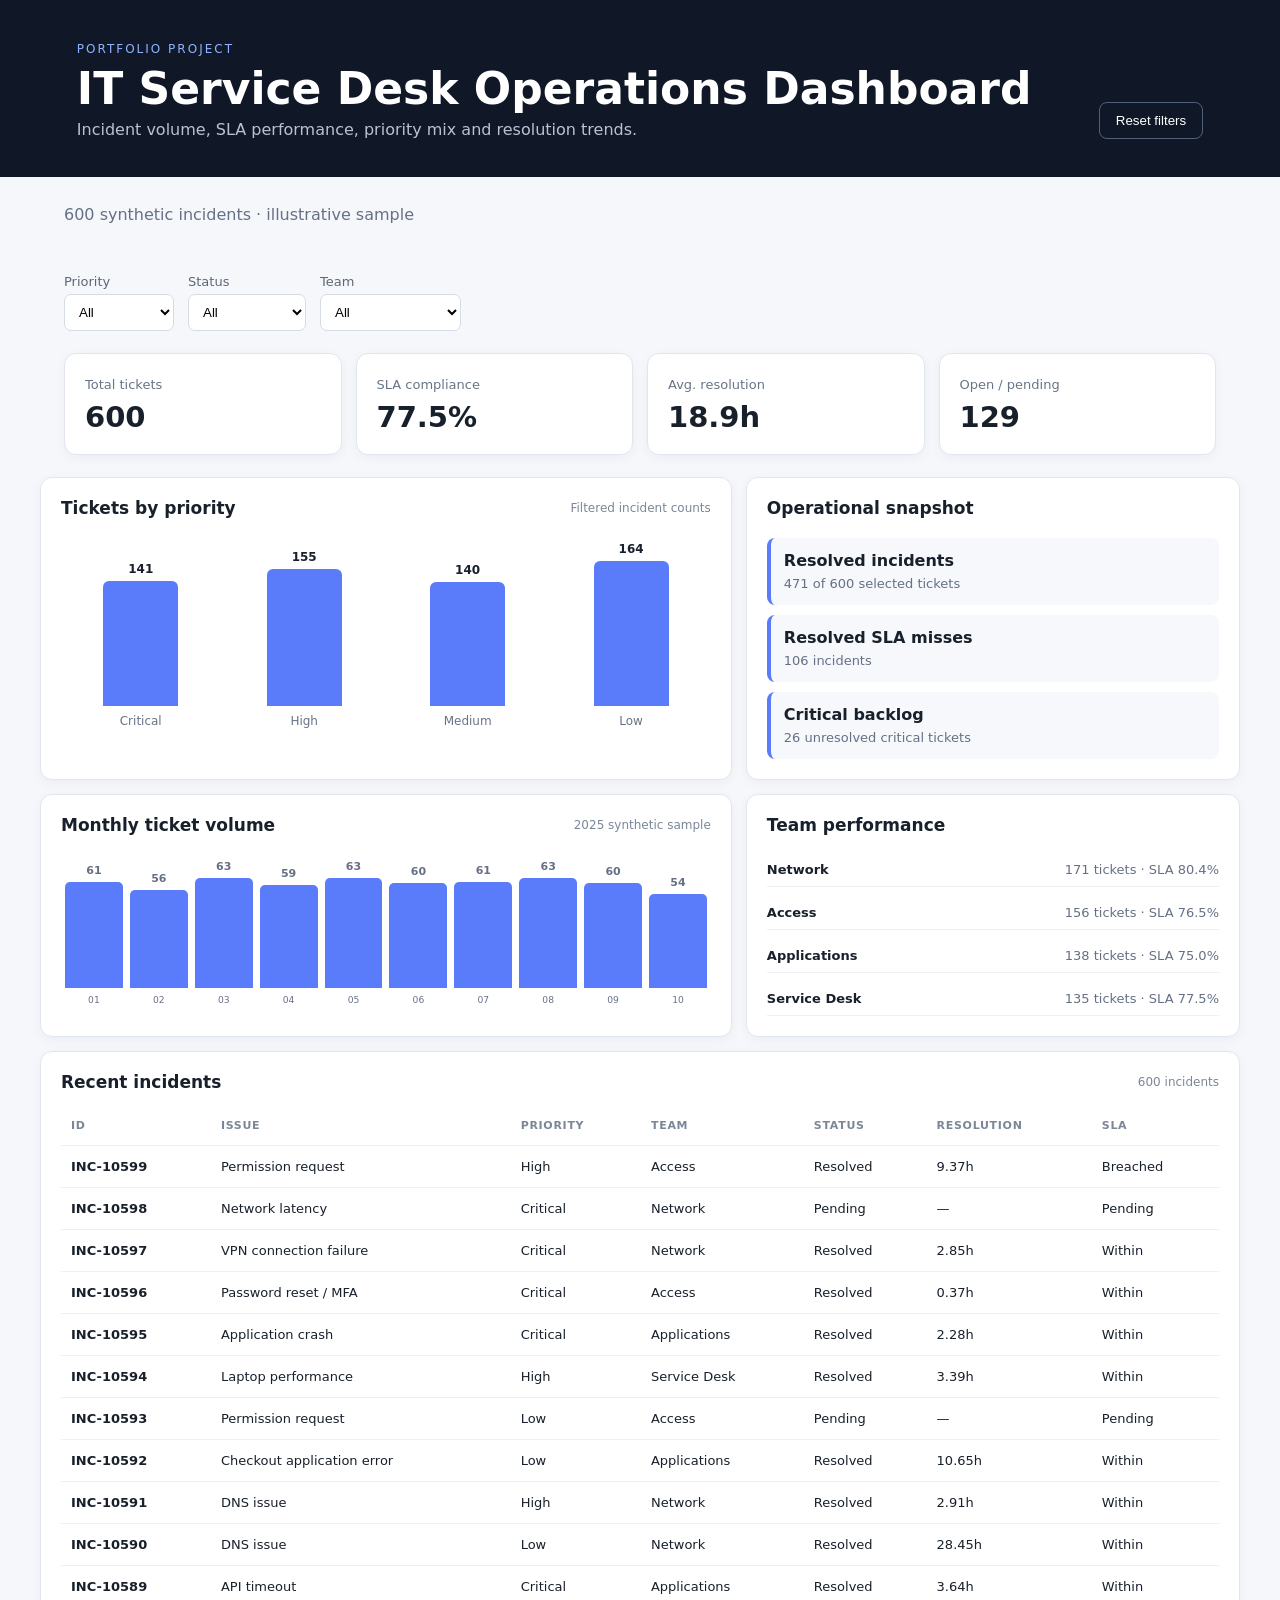
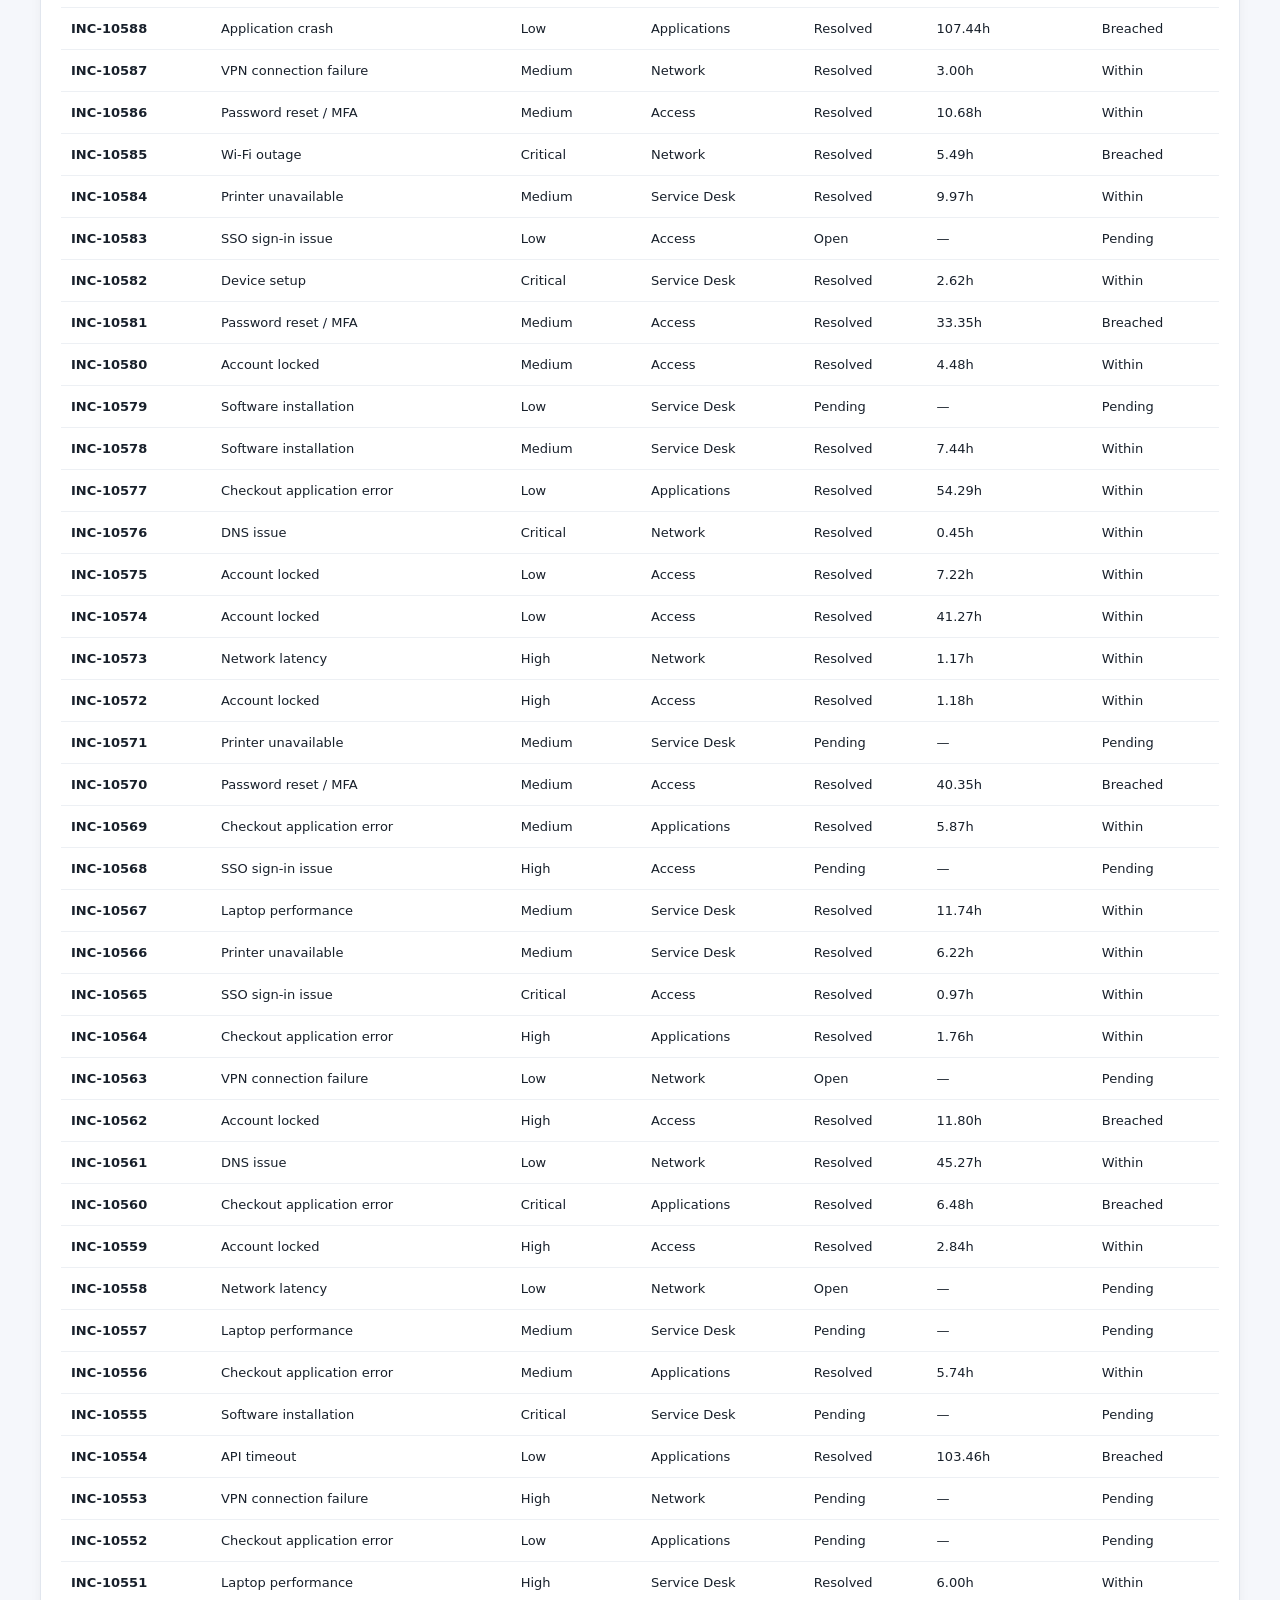
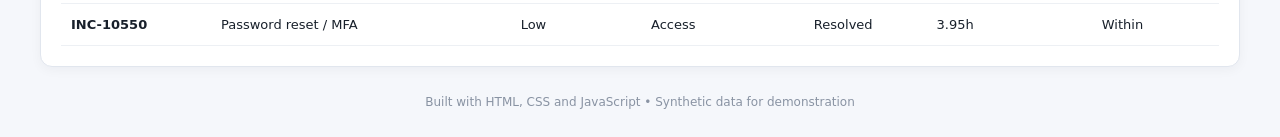
<file: index.html>
<!doctype html>
<html lang="en">
<head>
  <meta charset="UTF-8"><meta name="viewport" content="width=device-width,initial-scale=1">
  <meta name="description" content="IT Service Desk Operations Dashboard — portfolio project by Natinael Abera Shibeshi">
  <title>IT Service Desk Operations Dashboard</title>
  <link rel="stylesheet" href="style.css">
</head>
<body>
<header class="topbar"><div><span class="eyebrow">PORTFOLIO PROJECT</span><h1>IT Service Desk Operations Dashboard</h1><p>Incident volume, SLA performance, priority mix and resolution trends.</p></div><button id="resetBtn">Reset filters</button></header>
<main>
<p id="load-status" role="status" style="padding:12px 24px;color:#667085">Loading synthetic incidents…</p><section class="filters">
<label>Priority <select id="priority"><option value="All">All</option><option>Critical</option><option>High</option><option>Medium</option><option>Low</option></select></label>
<label>Status <select id="status"><option value="All">All</option><option>Resolved</option><option>Open</option><option>Pending</option></select></label>
<label>Team <select id="team"><option value="All">All</option><option>Service Desk</option><option>Network</option><option>Applications</option><option>Access</option></select></label>
</section>
<section class="kpis">
<div class="card"><span>Total tickets</span><strong id="total">0</strong></div>
<div class="card"><span>SLA compliance</span><strong id="sla">0%</strong></div>
<div class="card"><span>Avg. resolution</span><strong id="avg">0h</strong></div>
<div class="card"><span>Open / pending</span><strong id="open">0</strong></div>
</section>
<section class="grid">
<div class="panel"><div class="panel-head"><h2>Tickets by priority</h2><span id="period">Filtered incident counts</span></div><div id="bars" class="bars"></div></div>
<div class="panel"><div class="panel-head"><h2>Operational snapshot</h2></div><div id="insights" class="insights"></div></div>
</section>
<section class="grid"><div class="panel"><div class="panel-head"><h2>Monthly ticket volume</h2><span>2025 synthetic sample</span></div><div id="trends" class="trends"></div></div><div class="panel"><div class="panel-head"><h2>Team performance</h2></div><div id="teams" class="team-list"></div></div></section><section class="panel"><div class="panel-head"><h2>Recent incidents</h2><span id="count"></span></div>
<div class="table-wrap"><table><thead><tr><th>ID</th><th>Issue</th><th>Priority</th><th>Team</th><th>Status</th><th>Resolution</th><th>SLA</th></tr></thead><tbody id="rows"></tbody></table></div></section>
</main>
<footer>Built with HTML, CSS and JavaScript • Synthetic data for demonstration</footer>
<script src="app.js"></script>
</body></html>
</file>
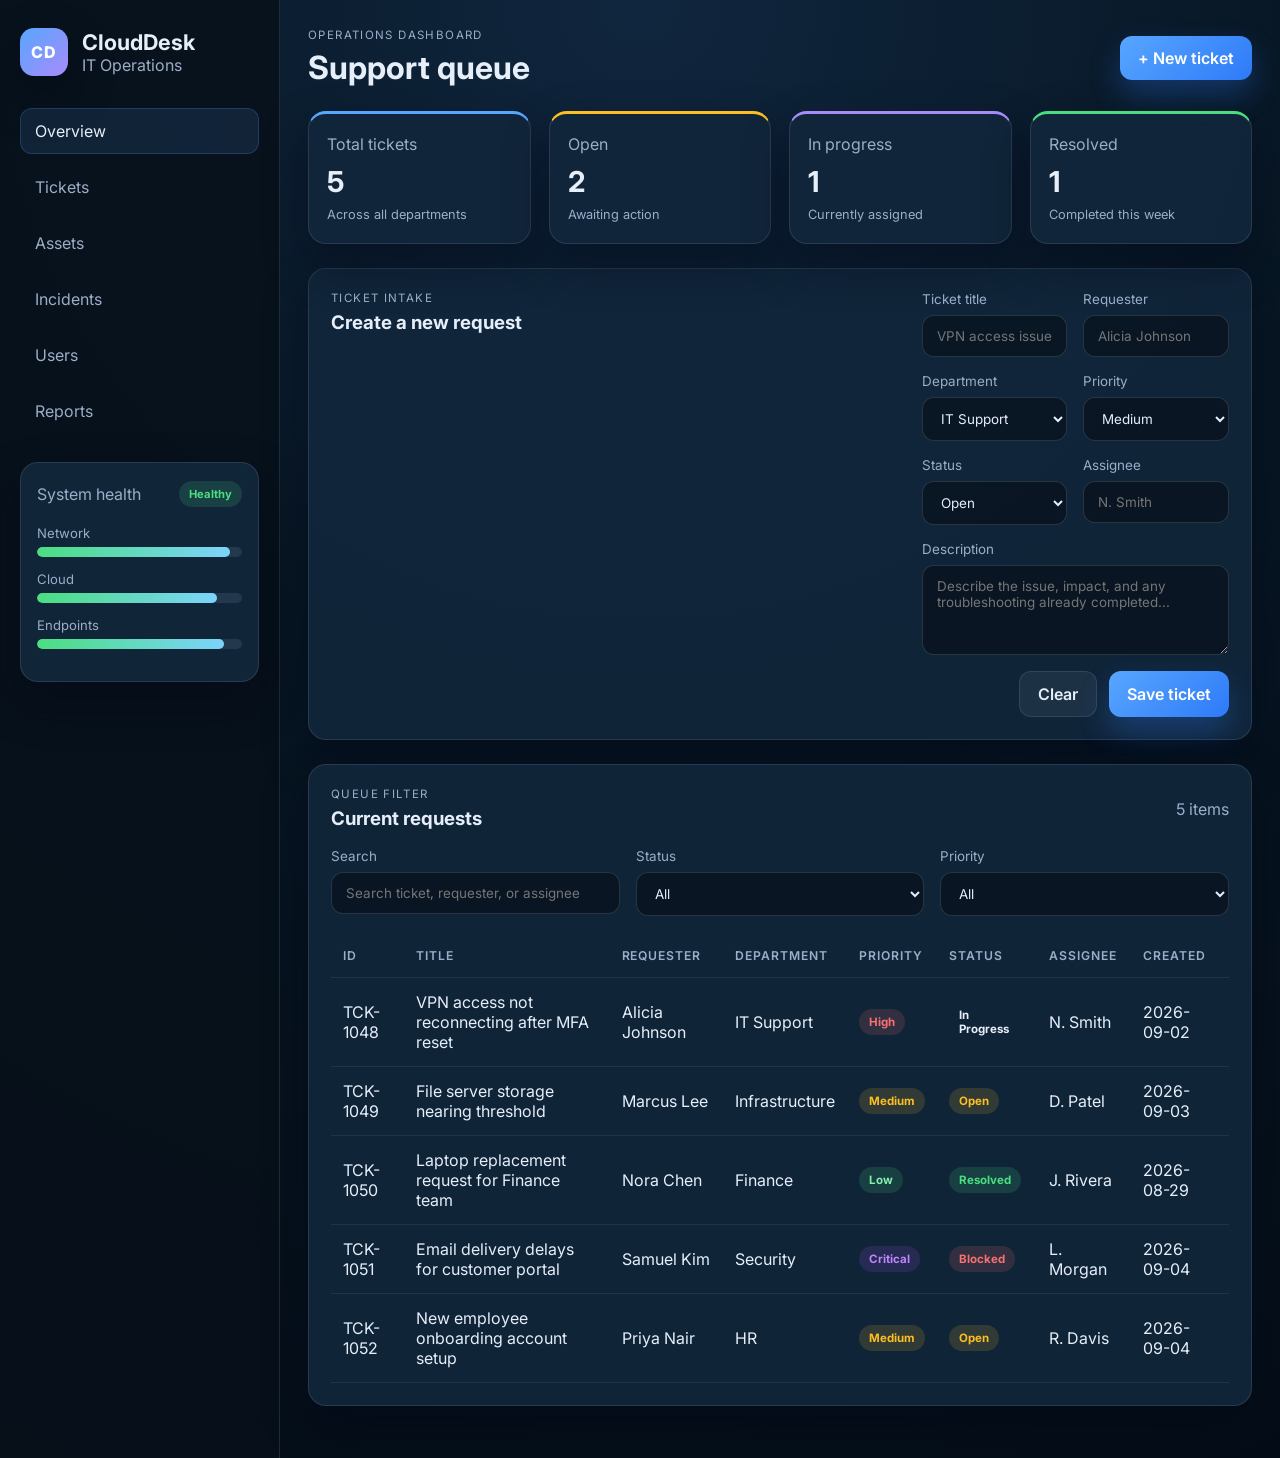
<file: CloudDesk-IT-Support/index.html>
<!DOCTYPE html>
<html lang="en">
  <head>
    <meta charset="UTF-8" />
    <meta name="viewport" content="width=device-width, initial-scale=1.0" />
    <title>CloudDesk | IT Support Ticket System</title>
    <link rel="preconnect" href="https://fonts.googleapis.com" />
    <link rel="preconnect" href="https://fonts.gstatic.com" crossorigin />
    <link
      href="https://fonts.googleapis.com/css2?family=Inter:wght@400;500;600;700;800&display=swap"
      rel="stylesheet"
    />
    <link rel="stylesheet" href="style.css" />
  </head>
  <body>
    <div class="app-shell">
      <aside class="sidebar">
        <div class="brand">
          <div class="brand-mark">CD</div>
          <div>
            <h1>CloudDesk</h1>
            <p>IT Operations</p>
          </div>
        </div>

        <nav class="nav" aria-label="Main navigation">
          <button class="nav-item active">Overview</button>
          <button class="nav-item">Tickets</button>
          <button class="nav-item">Assets</button>
          <button class="nav-item">Incidents</button>
          <button class="nav-item">Users</button>
          <button class="nav-item">Reports</button>
        </nav>

        <div class="status-card">
          <div class="status-header">
            <span>System health</span>
            <span class="pill success">Healthy</span>
          </div>
          <div class="health-metric">
            <label>Network</label>
            <div class="bar"><span style="width: 94%"></span></div>
          </div>
          <div class="health-metric">
            <label>Cloud</label>
            <div class="bar"><span style="width: 88%"></span></div>
          </div>
          <div class="health-metric">
            <label>Endpoints</label>
            <div class="bar"><span style="width: 91%"></span></div>
          </div>
        </div>
      </aside>

      <main class="content">
        <header class="topbar">
          <div>
            <p class="eyebrow">Operations dashboard</p>
            <h2>Support queue</h2>
          </div>
          <button class="primary-btn" type="button">+ New ticket</button>
        </header>

        <section class="stats-grid" id="statsGrid" aria-label="Ticket summary">
          <article class="stat-card total">
            <p>Total tickets</p>
            <h3 id="totalTickets">0</h3>
            <span>Across all departments</span>
          </article>
          <article class="stat-card open">
            <p>Open</p>
            <h3 id="openTickets">0</h3>
            <span>Awaiting action</span>
          </article>
          <article class="stat-card progress">
            <p>In progress</p>
            <h3 id="progressTickets">0</h3>
            <span>Currently assigned</span>
          </article>
          <article class="stat-card resolved">
            <p>Resolved</p>
            <h3 id="resolvedTickets">0</h3>
            <span>Completed this week</span>
          </article>
        </section>

        <section class="panel controls-panel">
          <div class="section-intro">
            <div>
              <p class="eyebrow">Ticket intake</p>
              <h3>Create a new request</h3>
            </div>
          </div>

          <form id="ticketForm" class="ticket-form">
            <div class="field-row">
              <label>
                Ticket title
                <input type="text" id="ticketTitle" placeholder="VPN access issue" required />
              </label>
              <label>
                Requester
                <input type="text" id="requester" placeholder="Alicia Johnson" required />
              </label>
            </div>

            <div class="field-row">
              <label>
                Department
                <select id="department">
                  <option value="IT Support">IT Support</option>
                  <option value="Infrastructure">Infrastructure</option>
                  <option value="Security">Security</option>
                  <option value="Finance">Finance</option>
                  <option value="HR">HR</option>
                </select>
              </label>
              <label>
                Priority
                <select id="priority">
                  <option value="Low">Low</option>
                  <option value="Medium" selected>Medium</option>
                  <option value="High">High</option>
                  <option value="Critical">Critical</option>
                </select>
              </label>
            </div>

            <div class="field-row">
              <label>
                Status
                <select id="status">
                  <option value="Open" selected>Open</option>
                  <option value="In Progress">In Progress</option>
                  <option value="Resolved">Resolved</option>
                  <option value="Blocked">Blocked</option>
                </select>
              </label>
              <label>
                Assignee
                <input type="text" id="assignee" placeholder="N. Smith" required />
              </label>
            </div>

            <label>
              Description
              <textarea id="description" rows="4" placeholder="Describe the issue, impact, and any troubleshooting already completed..."></textarea>
            </label>

            <div class="form-actions">
              <button class="secondary-btn" type="reset">Clear</button>
              <button class="primary-btn" type="submit">Save ticket</button>
            </div>
          </form>
        </section>

        <section class="panel table-panel">
          <div class="table-header">
            <div>
              <p class="eyebrow">Queue filter</p>
              <h3>Current requests</h3>
            </div>
            <span id="ticketCount" class="table-count">0 items</span>
          </div>

          <div class="filters" aria-label="Ticket filters">
            <label>
              Search
              <input id="searchInput" type="text" placeholder="Search ticket, requester, or assignee" />
            </label>
            <label>
              Status
              <select id="statusFilter">
                <option value="all">All</option>
                <option value="Open">Open</option>
                <option value="In Progress">In Progress</option>
                <option value="Resolved">Resolved</option>
                <option value="Blocked">Blocked</option>
              </select>
            </label>
            <label>
              Priority
              <select id="priorityFilter">
                <option value="all">All</option>
                <option value="Low">Low</option>
                <option value="Medium">Medium</option>
                <option value="High">High</option>
                <option value="Critical">Critical</option>
              </select>
            </label>
          </div>

          <div class="table-wrap">
            <table>
              <thead>
                <tr>
                  <th>ID</th>
                  <th>Title</th>
                  <th>Requester</th>
                  <th>Department</th>
                  <th>Priority</th>
                  <th>Status</th>
                  <th>Assignee</th>
                  <th>Created</th>
                </tr>
              </thead>
              <tbody id="ticketTableBody"></tbody>
            </table>
          </div>
        </section>
      </main>
    </div>

    <script src="script.js"></script>
  </body>
</html>
</file>
<file: style.css>
*{box-sizing:border-box}body{margin:0;font-family:Inter,system-ui,-apple-system,Segoe UI,sans-serif;background:#f5f7fb;color:#18202b}.topbar{background:#101827;color:white;padding:38px max(24px,6vw);display:flex;justify-content:space-between;gap:24px;align-items:end}.topbar h1{margin:6px 0;font-size:clamp(28px,4vw,44px)}.topbar p{margin:0;color:#b8c2d3}.eyebrow{font-size:12px;letter-spacing:2px;color:#8fb3ff}.topbar button{border:1px solid #52617a;background:transparent;color:white;border-radius:8px;padding:10px 16px;cursor:pointer}.filters,main{max-width:1200px;margin:auto}.filters{padding:22px 24px;display:flex;gap:14px;flex-wrap:wrap}.filters label{font-size:13px;color:#5c6878}.filters select{display:block;margin-top:5px;padding:9px 30px 9px 10px;border:1px solid #d6dce6;border-radius:7px;background:white}.kpis{max-width:1200px;margin:0 auto 22px;padding:0 24px;display:grid;grid-template-columns:repeat(4,1fr);gap:14px}.card,.panel{background:white;border:1px solid #e1e6ee;border-radius:12px;box-shadow:0 3px 12px #1720330b}.card{padding:20px}.card span{font-size:13px;color:#697586}.card strong{display:block;margin-top:7px;font-size:29px}.grid{display:grid;grid-template-columns:1.4fr 1fr;gap:14px;margin-bottom:14px}.panel{padding:20px}.panel-head{display:flex;justify-content:space-between;align-items:center;gap:10px}.panel h2{font-size:17px;margin:0}.panel-head span{font-size:12px;color:#7b8797}.bars{height:210px;display:flex;align-items:end;gap:20px;padding:20px 8px 0}.bar-group{flex:1;text-align:center}.bar{margin:auto;max-width:75px;border-radius:6px 6px 0 0;background:#5b7cfa;min-height:8px}.bar-label{font-size:12px;color:#687386;margin-top:8px}.bar-value{font-size:12px;font-weight:700;margin-bottom:5px}.insights{display:grid;gap:10px;margin-top:20px}.insight{padding:13px;border-radius:8px;background:#f6f8fc;border-left:4px solid #5b7cfa}.insight b{display:block;margin-bottom:3px}.insight span{font-size:13px;color:#667085}.table-wrap{overflow:auto;margin-top:14px}table{width:100%;border-collapse:collapse;font-size:13px}th,td{text-align:left;padding:13px 10px;border-bottom:1px solid #edf0f4;white-space:nowrap}th{font-size:11px;text-transform:uppercase;letter-spacing:.7px;color:#7b8797}.pill{padding:4px 8px;border-radius:999px;font-size:11px;font-weight:700;background:#eef2f7}.good{color:#16704a;background:#e9f8f0}.warn{color:#9a6500;background:#fff5d9}.bad{color:#a53636;background:#ffebeb}footer{text-align:center;color:#8993a3;font-size:12px;padding:28px}@media(max-width:800px){.kpis{grid-template-columns:repeat(2,1fr)}.grid{grid-template-columns:1fr}.topbar{align-items:start;flex-direction:column}}@media(max-width:480px){.kpis{grid-template-columns:1fr}.topbar{padding:28px 20px}.filters{padding:18px 20px}main{padding:0 0}.panel{border-radius:0;border-left:0;border-right:0}}
.trends{height:170px;display:flex;gap:7px;align-items:end;overflow-x:auto;padding:16px 4px 0}.trend-col{flex:1;min-width:24px;text-align:center;font-size:11px;color:#667085}.trend-col span{display:block;font-weight:700;margin-bottom:5px}.trend-bar{background:#5b7cfa;border-radius:5px 5px 0 0;min-height:3px}.trend-col small{display:block;margin-top:6px}.team-list{display:grid;gap:9px;margin-top:18px}.team-row{display:flex;justify-content:space-between;gap:12px;border-bottom:1px solid #edf0f4;padding:9px 0;font-size:13px}.team-row span{color:#667085;text-align:right}@media(max-width:480px){.team-row{flex-direction:column;gap:4px}}
</file>
<file: CloudDesk-IT-Support/style.css>
:root {
  --bg: #071623;
  --bg-soft: #0d1f2f;
  --panel: rgba(15, 28, 41, 0.92);
  --panel-strong: #12273b;
  --card: #142d44;
  --line: rgba(148, 163, 184, 0.18);
  --text: #e5eef9;
  --muted: #9cadc8;
  --primary: #58a6ff;
  --primary-strong: #2e7af8;
  --success: #4ade80;
  --warning: #fbbf24;
  --danger: #f87171;
  --purple: #a78bfa;
  --shadow: 0 20px 45px rgba(2, 6, 23, 0.45);
}

* {
  box-sizing: border-box;
}

html {
  scroll-behavior: smooth;
}

body {
  margin: 0;
  min-height: 100vh;
  font-family: "Inter", sans-serif;
  background: radial-gradient(circle at top, #10263e 0%, #071623 45%, #040d17 100%);
  color: var(--text);
}

button,
input,
select,
textarea {
  font: inherit;
}

button {
  cursor: pointer;
}

.app-shell {
  display: grid;
  grid-template-columns: 280px minmax(0, 1fr);
  min-height: 100vh;
}

.sidebar {
  background: rgba(8, 17, 26, 0.85);
  border-right: 1px solid var(--line);
  padding: 28px 20px;
}

.brand {
  display: flex;
  align-items: center;
  gap: 14px;
  margin-bottom: 32px;
}

.brand-mark {
  display: grid;
  place-items: center;
  width: 48px;
  height: 48px;
  border-radius: 14px;
  background: linear-gradient(135deg, var(--primary), var(--purple));
  color: white;
  font-weight: 800;
  letter-spacing: 0.08em;
  box-shadow: var(--shadow);
}

.brand h1,
.brand p,
.topbar h2,
.section-intro h3,
.table-header h3,
.stat-card h3 {
  margin: 0;
}

.brand h1 {
  font-size: 1.35rem;
}

.brand p,
.eyebrow,
.stat-card span,
.table-count {
  color: var(--muted);
}

.eyebrow {
  text-transform: uppercase;
  letter-spacing: 0.12em;
  font-size: 0.72rem;
  margin: 0 0 6px;
}

.nav {
  display: flex;
  flex-direction: column;
  gap: 10px;
}

.nav-item {
  width: 100%;
  text-align: left;
  background: transparent;
  border: 1px solid transparent;
  color: var(--muted);
  padding: 12px 14px;
  border-radius: 12px;
  transition: 0.2s ease;
}

.nav-item.active,
.nav-item:hover {
  color: var(--text);
  background: rgba(88, 166, 255, 0.12);
  border-color: rgba(88, 166, 255, 0.2);
}

.status-card {
  margin-top: 28px;
  background: rgba(18, 39, 59, 0.95);
  border: 1px solid var(--line);
  border-radius: 18px;
  padding: 18px 16px;
  box-shadow: var(--shadow);
}

.status-header {
  display: flex;
  align-items: center;
  justify-content: space-between;
  margin-bottom: 18px;
  color: var(--muted);
}

.pill {
  display: inline-flex;
  align-items: center;
  padding: 6px 10px;
  border-radius: 999px;
  font-size: 0.7rem;
  font-weight: 700;
}

.pill.success {
  background: rgba(74, 222, 128, 0.14);
  color: var(--success);
}

.health-metric {
  margin-bottom: 14px;
}

.health-metric label {
  display: block;
  margin-bottom: 6px;
  color: var(--muted);
  font-size: 0.82rem;
}

.bar {
  width: 100%;
  height: 10px;
  border-radius: 999px;
  background: rgba(148, 163, 184, 0.15);
  overflow: hidden;
}

.bar span {
  display: block;
  height: 100%;
  border-radius: inherit;
  background: linear-gradient(90deg, var(--success), #7dd3fc);
}

.content {
  padding: 28px;
}

.topbar {
  display: flex;
  justify-content: space-between;
  align-items: center;
  margin-bottom: 24px;
}

.topbar h2 {
  font-size: clamp(2rem, 2vw, 2.5rem);
}

.primary-btn,
.secondary-btn {
  border: none;
  border-radius: 12px;
  padding: 12px 18px;
  font-weight: 600;
  transition: transform 0.2s ease, opacity 0.2s ease;
}

.primary-btn {
  background: linear-gradient(135deg, var(--primary), var(--primary-strong));
  color: white;
  box-shadow: 0 15px 30px rgba(46, 122, 248, 0.3);
}

.secondary-btn {
  background: rgba(148, 163, 184, 0.1);
  color: var(--text);
  border: 1px solid var(--line);
}

.primary-btn:hover,
.secondary-btn:hover {
  transform: translateY(-1px);
}

.stats-grid {
  display: grid;
  grid-template-columns: repeat(4, minmax(0, 1fr));
  gap: 18px;
  margin-bottom: 24px;
}

.stat-card,
.panel {
  background: rgba(18, 39, 59, 0.92);
  border: 1px solid var(--line);
  border-radius: 18px;
  box-shadow: var(--shadow);
}

.stat-card {
  padding: 20px 18px;
}

.stat-card p {
  margin: 0 0 10px;
  color: var(--muted);
}

.stat-card h3 {
  font-size: clamp(1.8rem, 2vw, 2.2rem);
}

.stat-card span {
  display: inline-block;
  margin-top: 8px;
  font-size: 0.8rem;
}

.stat-card.total {
  border-top: 3px solid var(--primary);
}

.stat-card.open {
  border-top: 3px solid var(--warning);
}

.stat-card.progress {
  border-top: 3px solid var(--purple);
}

.stat-card.resolved {
  border-top: 3px solid var(--success);
}

.panel {
  padding: 22px;
  margin-bottom: 24px;
}

.controls-panel {
  display: grid;
  grid-template-columns: minmax(0, 1.3fr) minmax(0, 0.7fr);
  gap: 20px;
}

.ticket-form {
  display: flex;
  flex-direction: column;
  gap: 16px;
}

.field-row {
  display: grid;
  grid-template-columns: repeat(2, minmax(0, 1fr));
  gap: 16px;
}

label {
  display: flex;
  flex-direction: column;
  gap: 8px;
  color: var(--muted);
  font-size: 0.84rem;
}

input,
select,
textarea {
  width: 100%;
  border: 1px solid rgba(148, 163, 184, 0.22);
  border-radius: 12px;
  background: rgba(8, 17, 26, 0.7);
  color: var(--text);
  padding: 12px 14px;
  outline: none;
}

input:focus,
select:focus,
textarea:focus {
  border-color: rgba(88, 166, 255, 0.75);
  box-shadow: 0 0 0 4px rgba(88, 166, 255, 0.12);
}

textarea {
  resize: vertical;
}

.form-actions {
  display: flex;
  justify-content: flex-end;
  gap: 12px;
}

.table-header {
  display: flex;
  align-items: center;
  justify-content: space-between;
  margin-bottom: 18px;
}

.filters {
  display: grid;
  grid-template-columns: repeat(3, minmax(0, 1fr));
  gap: 16px;
  margin-bottom: 18px;
}

.table-wrap {
  overflow-x: auto;
}

table {
  width: 100%;
  border-collapse: collapse;
  min-width: 880px;
}

th,
td {
  padding: 14px 12px;
  text-align: left;
  border-bottom: 1px solid rgba(148, 163, 184, 0.12);
}

th {
  color: var(--muted);
  font-weight: 600;
  font-size: 0.76rem;
  text-transform: uppercase;
  letter-spacing: 0.08em;
}

tbody tr:hover {
  background: rgba(88, 166, 255, 0.04);
}

.badge {
  display: inline-flex;
  align-items: center;
  padding: 6px 10px;
  border-radius: 999px;
  font-size: 0.72rem;
  font-weight: 700;
}

.badge.low { background: rgba(74, 222, 128, 0.14); color: #86efac; }
.badge.medium { background: rgba(251, 191, 36, 0.14); color: var(--warning); }
.badge.high { background: rgba(248, 113, 113, 0.14); color: var(--danger); }
.badge.critical { background: rgba(168, 85, 247, 0.14); color: #c084fc; }

.badge.open { background: rgba(251, 191, 36, 0.14); color: var(--warning); }
.badge.progress { background: rgba(167, 139, 250, 0.14); color: var(--purple); }
.badge.resolved { background: rgba(74, 222, 128, 0.14); color: var(--success); }
.badge.blocked { background: rgba(248, 113, 113, 0.14); color: var(--danger); }

.empty-state {
  text-align: center;
  color: var(--muted);
  padding: 26px 0;
}

@media (max-width: 980px) {
  .app-shell {
    grid-template-columns: 1fr;
  }

  .sidebar {
    border-right: none;
    border-bottom: 1px solid var(--line);
  }

  .stats-grid,
  .controls-panel,
  .filters {
    grid-template-columns: 1fr 1fr;
  }
}

@media (max-width: 640px) {
  .content {
    padding: 18px;
  }

  .stats-grid,
  .controls-panel,
  .field-row,
  .filters {
    grid-template-columns: 1fr;
  }

  .topbar,
  .table-header,
  .form-actions {
    flex-direction: column;
    align-items: flex-start;
  }
}
</file>
